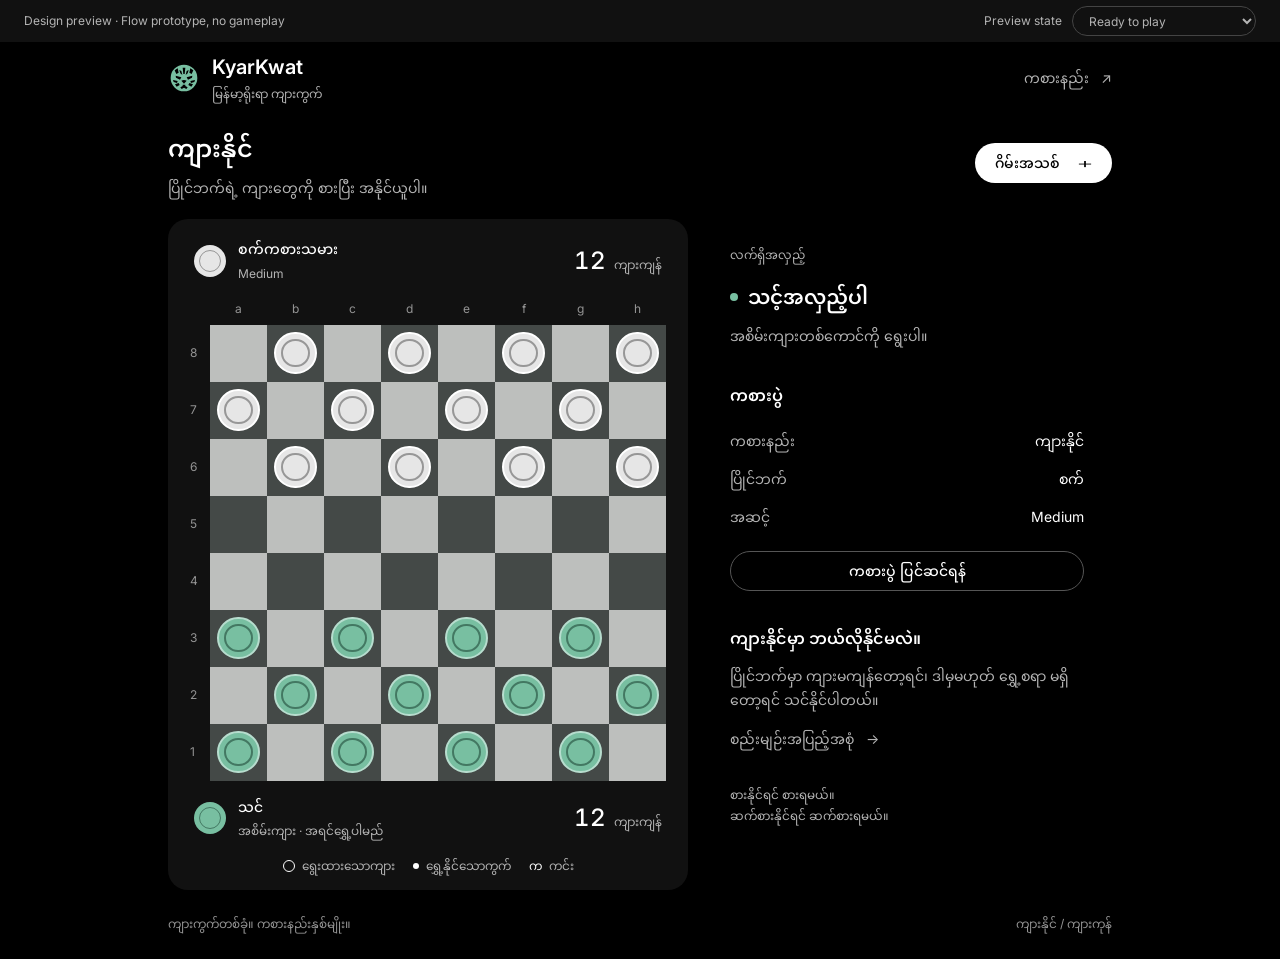
<file: design/index.html>
<!doctype html>
<html lang="my">
<head>
  <meta charset="utf-8">
  <meta name="viewport" content="width=device-width, initial-scale=1">
  <title>KyarKwat — ကျားကွက်</title>
  <link rel="preconnect" href="https://fonts.googleapis.com">
  <link rel="preconnect" href="https://fonts.gstatic.com" crossorigin>
  <link href="https://fonts.googleapis.com/css2?family=Inter:wght@400;500;600&family=Noto+Sans+Myanmar:wght@400;500;600&display=swap" rel="stylesheet">
  <link rel="stylesheet" href="style.css">
  <script src="prototype.js" defer></script>
</head>
<body>
  <div class="review-bar">
    <span>Design preview <span class="review-note">· Flow prototype, no gameplay</span></span>
    <label><span>Preview state</span>
      <select id="preview-state" lang="en">
        <option value="ready">Ready to play</option>
        <option value="capture">Compulsory capture</option>
        <option value="thinking">Computer thinking</option>
        <option value="win">Game result</option>
        <option value="blocked">No legal moves result</option>
        <option value="draw">Draw result</option>
      </select>
    </label>
  </div>
  <div class="app-shell">
    <header class="masthead">
      <a class="wordmark" href="./index.html" aria-label="KyarKwat မူလစာမျက်နှာ">
        <img src="../BlazorWasm.KyarKwat/wwwroot/branding/logo-dark.svg?v=tiger" width="32" height="32" alt="">
        <span>KyarKwat <small>မြန်မာ့ရိုးရာ ကျားကွက်</small></span>
      </a>
      <button class="text-button" id="open-rules">ကစားနည်း <span aria-hidden="true">↗</span></button>
    </header>
    <main>
      <div class="title-row">
        <div><h1 id="mode-title">ကျားနိုင်</h1><p id="objective">ပြိုင်ဘက်ရဲ့ ကျားတွေကို စားပြီး အနိုင်ယူပါ။</p></div>
        <button class="primary" id="new-game">ဂိမ်းအသစ် <span aria-hidden="true">＋</span></button>
      </div>
      <div class="game-layout">
        <section class="play-area" aria-label="ကျားကွက်ခုံ">
          <div class="player-row opponent-row">
            <div class="player-name"><span class="counter ivory" aria-hidden="true"></span><div><strong id="opponent-name">စက်ကစားသမား</strong><small id="opponent-level">Medium</small></div></div>
            <div class="piece-count"><strong id="opponent-count">12</strong><span>ကျားကျန်</span></div>
          </div>
          <div class="board-frame">
            <div class="board-coordinates" aria-hidden="true"><span>a</span><span>b</span><span>c</span><span>d</span><span>e</span><span>f</span><span>g</span><span>h</span></div>
            <div class="board-with-ranks"><div class="ranks" aria-hidden="true"><span>8</span><span>7</span><span>6</span><span>5</span><span>4</span><span>3</span><span>2</span><span>1</span></div><div id="board" class="board" aria-label="ကျားကွက် နမူနာခုံ"></div></div>
          </div>
          <div class="player-row own-row">
            <div class="player-name"><span class="counter green" aria-hidden="true"></span><div><strong id="human-name">သင်</strong><small>အစိမ်းကျား · အရင်ရွှေ့ပါမည်</small></div></div>
            <div class="piece-count"><strong id="human-count">12</strong><span>ကျားကျန်</span></div>
          </div>
          <div class="board-key"><span><i class="key-ring" aria-hidden="true"></i>ရွေးထားသောကျား</span><span><i class="key-dot" aria-hidden="true"></i>ရွှေ့နိုင်သောကွက်</span><span><i class="key-king" aria-hidden="true">က</i>ကင်း</span></div>
        </section>
        <aside class="match-panel" aria-label="ကစားပွဲအချက်အလက်">
          <section class="turn-section" aria-labelledby="turn-title">
            <p class="status-label">လက်ရှိအလှည့်</p>
            <div class="turn-heading"><span class="turn-dot" aria-hidden="true"></span><h2 id="turn-title">သင့်အလှည့်ပါ</h2></div>
            <p id="turn-description" aria-live="polite" aria-atomic="true">အစိမ်းကျားတစ်ကောင်ကို ရွေးပါ။</p>
            <p class="capture-notice" id="capture-notice" hidden>စားနိုင်သောကြောင့် မဖြစ်မနေ စားရပါမည်။</p>
          </section>
          <section class="match-settings" aria-label="လက်ရှိကစားပွဲ">
            <h2>ကစားပွဲ</h2>
            <dl><div><dt>ကစားနည်း</dt><dd id="summary-mode">ကျားနိုင်</dd></div><div><dt>ပြိုင်ဘက်</dt><dd id="summary-opponent">စက်</dd></div><div id="summary-level-row"><dt>အဆင့်</dt><dd id="summary-level">Medium</dd></div></dl>
            <button class="secondary" id="change-settings">ကစားပွဲ ပြင်ဆင်ရန်</button>
          </section>
          <section class="objective-section">
            <h2 id="objective-heading">ကျားနိုင်မှာ ဘယ်လိုနိုင်မလဲ။</h2>
            <p id="objective-detail">ပြိုင်ဘက်မှာ ကျားမကျန်တော့ရင်၊ ဒါမှမဟုတ် ရွှေ့စရာ မရှိတော့ရင် သင်နိုင်ပါတယ်။</p>
            <button class="text-button" id="more-rules">စည်းမျဉ်းအပြည့်အစုံ <span aria-hidden="true">→</span></button>
          </section>
          <p class="quiet-note">စားနိုင်ရင် စားရမယ်။<br>ဆက်စားနိုင်ရင် ဆက်စားရမယ်။</p>
        </aside>
      </div>
    </main>
    <footer><span>ကျားကွက်တစ်ခုံ။ ကစားနည်းနှစ်မျိုး။</span><span>ကျားနိုင် / ကျားကုန်</span></footer>
  </div>

  <dialog id="setup-dialog" aria-labelledby="setup-title">
    <form id="setup-form">
      <div class="dialog-heading"><h2 id="setup-title">ကစားပွဲအသစ်</h2><button type="button" class="close-button" data-close aria-label="ပိတ်ရန်">×</button></div>
      <p class="dialog-intro">ကစားနည်းရွေးပြီး စတင်လိုက်ပါ။</p>
      <fieldset class="mode-options"><legend>ကစားနည်း</legend>
        <label class="mode-option"><input type="radio" name="mode" value="normal" checked><span><strong>ကျားနိုင်</strong><small>ပြိုင်ဘက်ကျားတွေကို စားပါ။</small></span><span class="radio-mark" aria-hidden="true"></span></label>
        <label class="mode-option"><input type="radio" name="mode" value="reverse"><span><strong>ကျားကုန်</strong><small>ကိုယ့်ကျားတွေကို စားအောင် ခင်းပေးပါ။</small></span><span class="radio-mark" aria-hidden="true"></span></label>
      </fieldset>
      <fieldset><legend>ပြိုင်ဘက်</legend><div class="segmented opponent-options"><label><input type="radio" name="opponent" value="computer" checked><span>စက်နဲ့ကစားမယ်</span></label><label><input type="radio" name="opponent" value="local"><span>နှစ်ယောက်ကစားမယ်</span></label></div></fieldset>
      <fieldset id="difficulty-field"><legend>စက်ရဲ့အဆင့်</legend><div class="segmented"><label><input type="radio" name="level" value="Easy"><span>Easy</span></label><label><input type="radio" name="level" value="Medium" checked><span>Medium</span></label><label><input type="radio" name="level" value="Hard"><span>Hard</span></label></div><p class="field-note" id="level-description">ရှေ့ဆက်ရွှေ့ကွက်တွေကို ကြိုတွက်ပြီး ကစားပါမယ်။</p></fieldset>
      <p class="setup-objective" id="setup-objective">ပြိုင်ဘက်မှာ ကျားကုန်ရင် သို့မဟုတ် ရွှေ့မရရင် သင်နိုင်ပါတယ်။</p>
      <p class="field-note">ဂိမ်းအသစ်စရင် လက်ရှိကစားပွဲကို အစားထိုးပါမယ်။</p>
      <button class="primary full-width" type="submit">စကစားမယ် <span aria-hidden="true">→</span></button>
    </form>
  </dialog>

  <dialog id="rules-dialog" aria-labelledby="rules-title">
    <div class="dialog-heading"><h2 id="rules-title">ကစားနည်း</h2><button class="close-button" data-close aria-label="ပိတ်ရန်">×</button></div>
    <div class="rule-content">
      <section><h3>ကျားနိုင်</h3><p>ပြိုင်ဘက်ကျား အကုန်စားနိုင်ရင်၊ ဒါမှမဟုတ် ပြိုင်ဘက် ရွှေ့မရတော့ရင် သင်နိုင်ပါတယ်။</p></section>
      <section><h3>ကျားကုန်</h3><p>ကိုယ့်ကျား တစ်ကောင်မှ မကျန်တော့ရင်၊ ဒါမှမဟုတ် ကိုယ်ရွှေ့စရာ မရှိတော့ရင် ကိုယ်နိုင်ပါတယ်။ Feed ဆိုတာ ကိုယ့်ကျားကို ပြိုင်ဘက်စားနိုင်အောင် တရားဝင်ရွှေ့ကွက်နဲ့ ခင်းပေးတာပါ။</p></section>
      <section><h3>ရွှေ့ခြင်းနဲ့ စားခြင်း</h3><p>တစ်ဖက်စီ ကျား ၁၂ ကောင်နဲ့ စပါတယ်။ ရိုးရိုးကျားက ရှေ့ထောင့်ဖြတ် တစ်ကွက်ရွှေ့ပြီး ရှေ့ဘက်ကို ခုန်စားနိုင်ပါတယ်။ စားနိုင်ရင် မဖြစ်မနေစားပြီး အများဆုံးစားနိုင်တဲ့လမ်းကို ရွေးရပါတယ်။ ဆက်စားနိုင်သေးရင် အဲဒီကျားနဲ့ပဲ ဆက်စားပါ။</p></section>
      <section><h3>ကင်းနဲ့ သရေ</h3><p>အလှည့်အဆုံးမှာ တစ်ဖက်အစွန်ရောက်တဲ့ကျားက ကင်းဖြစ်ပါတယ်။ ကင်းက ရှေ့နောက် ထောင့်ဖြတ်အတိုင်း အဝေးရွှေ့၊ အဝေးစားနိုင်ပါတယ်။ ကျားမစားဘဲ ကင်းသာ တစ်ဖက်စီ ၂၅ ကြိမ်ဆက်တိုက် ရွှေ့ရင် သရေပါ။</p></section>
    </div>
    <button class="primary full-width" data-close>နားလည်ပါပြီ</button>
  </dialog>

  <dialog id="result-dialog" aria-labelledby="result-title" aria-describedby="result-reason">
    <div class="dialog-heading"><span class="status-label">ကစားပွဲ ပြီးဆုံးပါပြီ</span><button class="close-button" data-close aria-label="ခုံကို ပြန်ကြည့်ရန်">×</button></div>
    <div class="result-mark" aria-hidden="true"><span class="counter green"></span></div>
    <h2 id="result-title">သင် အနိုင်ရပါတယ်။</h2><p id="result-reason"></p>
    <dl class="result-summary"><div><dt>ကစားနည်း</dt><dd id="result-mode"></dd></div><div><dt>သင့်ကျားကျန်</dt><dd id="result-count"></dd></div></dl>
    <button class="primary full-width" id="play-again">ထပ်ကစားမယ် <span aria-hidden="true">→</span></button>
    <button class="text-button full-width" data-close>ခုံကို ပြန်ကြည့်မယ်</button>
  </dialog>
</body>
</html>
</file>
<file: design/style.css>
:root {
  color-scheme: dark;
  --ground: #000; --surface: #111; --raised: #2a2a2a; --ink: #fff;
  --muted: #b4b4b4; --faint: #949494; --accent: #78bfa1; --gap: 14px;
  font-family: Inter, 'Noto Sans Myanmar', sans-serif;
  color: var(--ink); background: var(--ground); font-size: 14px; line-height: 1.7;
  font-synthesis: none;
}
* { box-sizing: border-box; }
body { margin: 0; }
button, select, input { font: inherit; }
button, a, label:has(input), select { -webkit-tap-highlight-color: transparent; }
button { cursor: pointer; }
button, select { color: inherit; }
button { border: 0; background: none; }
button:focus-visible, a:focus-visible, select:focus-visible { outline: 2px solid #fff; outline-offset: 4px; }
a { color: inherit; text-decoration: none; }
h1, h2, h3, p { margin: 0; }
h1 { font-size: 24px; font-weight: 600; line-height: 1.9; }
h2, h3 { font-size: 16px; font-weight: 600; line-height: 1.9; }
small { font-size: 12px; color: var(--muted); }
[hidden] { display: none !important; }
.review-bar { min-height: 42px; padding: 6px 24px; display: flex; gap: 14px; align-items: center; justify-content: space-between; background: var(--surface); color: var(--muted); font-size: 12px; }
.review-bar label { display: flex; align-items: center; gap: 10px; }
.review-bar select { height: 30px; border: 1px solid #444; border-radius: 999px; padding: 0 28px 0 12px; background: var(--surface); }
.app-shell { max-width: 1000px; margin: auto; padding: 0 28px; }
.masthead { min-height: 72px; display: flex; align-items: center; justify-content: space-between; gap: var(--gap); }
.wordmark { display: flex; align-items: center; gap: 12px; font-size: 20px; font-weight: 600; line-height: 1.4; }
.wordmark small { display: block; font-size: 12px; font-weight: 400; margin-top: 5px; }
.text-button { color: var(--muted); padding: 6px 0; display: inline-flex; align-items: center; gap: 12px; min-height: 36px; }
.text-button:hover { color: #fff; }
.title-row { display: flex; align-items: center; justify-content: space-between; gap: var(--gap); margin: 12px 0 20px; }
.title-row p { color: var(--muted); margin-top: 4px; }
.primary, .secondary { min-height: 40px; border-radius: 999px; padding: 7px 20px; font-weight: 500; display: inline-flex; align-items: center; justify-content: center; gap: 18px; white-space: nowrap; }
.primary { background: #fff; color: #000; }
.primary:hover { background: #dedede; }
.secondary { border: 1px solid #555; color: #fff; background: none; }
.secondary:hover { border-color: #bbb; }
/* At the 944px canvas: 520px play area + 14px gutter + 410px information column. */
.game-layout { display: grid; grid-template-columns: minmax(0, 520px) minmax(280px, 1fr); gap: var(--gap); align-items: start; }
.play-area { min-width: 0; padding: 18px 22px 14px; border-radius: 20px; background: var(--surface); }
.player-row { display: flex; align-items: center; justify-content: space-between; gap: var(--gap); padding: 0 4px; }
.opponent-row { margin-bottom: 14px; }
.own-row { margin-top: 14px; }
.player-name { display: flex; align-items: center; gap: 12px; }
.player-name strong { display: block; font-weight: 500; }
.player-name small { display: block; margin-top: 3px; }
.counter { display: inline-block; flex: none; width: 32px; height: 32px; border-radius: 50%; position: relative; }
.counter::after { content: ''; position: absolute; inset: 5px; border: 1px solid currentColor; border-radius: 50%; opacity: .55; }
.green { background: var(--accent); color: #183e30; }
.ivory { background: #e6e6e6; color: #555; }
.piece-count { display: flex; align-items: baseline; gap: 8px; font-variant-numeric: tabular-nums; }
.piece-count strong { font-weight: 500; font-size: 24px; line-height: 1.4; }
.piece-count span { color: var(--muted); font-size: 12px; }
.board-coordinates { display: grid; grid-template-columns: repeat(8, 1fr); margin-left: 20px; color: var(--faint); font-size: 12px; text-align: center; height: 26px; align-items: start; }
.board-with-ranks { display: flex; }
.ranks { width: 20px; flex: none; display: grid; grid-template-rows: repeat(8, 1fr); color: var(--faint); font-size: 12px; }
.ranks span { display: flex; align-items: center; }
.board { display: grid; grid-template-columns: repeat(8, 1fr); width: calc(100% - 20px); aspect-ratio: 1; }
.square { aspect-ratio: 1; min-width: 0; padding: 0; display: flex; align-items: center; justify-content: center; position: relative; border-radius: 0; }
.square.light { background: #bdbfbd; }
.square.dark { background: #444947; }
.square:disabled { cursor: default; }
.square .counter { width: 74%; height: 74%; }
.square .counter::after { inset: 13%; border-width: 2px; }
.square .green { border: 2px solid #b7ddce; }
.square .ivory { border: 2px solid #fff; }
.square.selected::after { content: ''; position: absolute; inset: 7%; border: 2px solid #fff; border-radius: 50%; }
.square.destination::after { content: ''; width: 20%; height: 20%; border-radius: 50%; background: #fff; }
.square.last-move { outline: 3px solid #e5e5e5; outline-offset: -3px; }
.square:focus-visible { outline: 3px solid #fff; outline-offset: -4px; z-index: 1; }
.king-letter { position: absolute; inset: 0; display: grid; place-items: center; font-size: clamp(12px, 1.5vw, 20px); font-weight: 600; }
.board-key { display: flex; justify-content: center; flex-wrap: wrap; gap: 18px; font-size: 12px; color: var(--muted); padding-top: 14px; }
.board-key > span { display: inline-flex; align-items: center; gap: 7px; }
.key-ring { width: 12px; height: 12px; border: 1px solid #fff; border-radius: 50%; }
.key-dot { width: 6px; height: 6px; background: #fff; border-radius: 50%; }
.key-king { font-style: normal; font-size: 12px; color: #fff; }
.match-panel { padding: 26px 28px; }
.status-label { color: var(--muted); font-size: 12px; }
.turn-heading { display: flex; align-items: center; gap: 10px; margin: 12px 0 8px; }
.turn-heading h2 { font-size: 20px; }
.turn-dot { width: 8px; height: 8px; background: var(--accent); border-radius: 50%; flex: none; }
.match-panel p { color: var(--muted); }
.capture-notice { background: #2a2a2a; padding: 12px 14px; margin-top: 14px; border-radius: 8px; color: #fff !important; }
.match-settings { margin-top: 32px; }
dl { margin: 12px 0 16px; }
dl > div { display: flex; align-items: baseline; justify-content: space-between; gap: var(--gap); padding: 7px 0; }
dt { color: var(--muted); }
dd { margin: 0; font-variant-numeric: tabular-nums; }
.match-settings .secondary { width: 100%; }
.objective-section { margin-top: 32px; }
.objective-section p { margin: 10px 0; }
.quiet-note { margin-top: 28px; font-size: 12px; }
footer { margin: 24px 0; display: flex; justify-content: space-between; gap: 14px; color: var(--faint); font-size: 12px; }
dialog { width: min(480px, calc(100% - 28px)); max-height: calc(100dvh - 28px); padding: 28px; border: 0; border-radius: 20px; background: #111; color: #fff; overscroll-behavior: contain; }
dialog::backdrop { background: rgb(0 0 0 / .82); }
.dialog-heading { display: flex; align-items: center; justify-content: space-between; gap: var(--gap); }
.dialog-heading h2 { font-size: 20px; }
.close-button { width: 36px; height: 36px; flex: none; border-radius: 50%; color: #fff; font-size: 24px; line-height: 1; }
.close-button:hover { background: #2a2a2a; }
.dialog-intro { color: var(--muted); margin-top: 8px; }
fieldset { border: 0; padding: 0; margin: 24px 0 0; min-width: 0; }
legend { padding: 0; margin-bottom: 10px; font-weight: 500; }
.mode-option { cursor: pointer; display: flex; align-items: center; justify-content: space-between; position: relative; padding: 14px 16px; background: #1c1c1c; border-radius: 8px; }
.mode-option + .mode-option { margin-top: 8px; }
.mode-option:has(:checked) { background: #2a2a2a; outline: 1px solid #bbb; }
.mode-option strong { display: block; font-size: 16px; font-weight: 500; }
.mode-option small { display: block; margin-top: 5px; }
.mode-option input, .segmented input { position: absolute; opacity: 0; width: 1px; height: 1px; }
.radio-mark { width: 18px; height: 18px; border: 1px solid #949494; border-radius: 50%; margin-left: 10px; flex: none; }
:checked ~ .radio-mark { border: 5px solid #fff; }
label:has(input:focus-visible) { outline: 2px solid #fff; outline-offset: 4px; }
.segmented { display: flex; background: #1c1c1c; border-radius: 999px; padding: 4px; gap: 4px; }
.segmented label { position: relative; flex: 1; cursor: pointer; text-align: center; border-radius: 999px; }
.segmented span { display: block; padding: 7px 4px; border-radius: 999px; color: var(--muted); }
.segmented input:checked + span { background: #3b3b3b; color: #fff; }
.field-note { color: var(--muted); font-size: 12px; margin-top: 10px; }
.setup-objective { margin-top: 24px; }
.full-width { width: 100%; }
form > .primary { margin-top: 20px; }
.rule-content section { margin: 22px 0; }
.rule-content p { color: var(--muted); margin-top: 8px; line-height: 1.95; }
#result-dialog { text-align: center; }
.result-mark { margin: 28px 0 18px; }
.result-mark .counter { width: 64px; height: 64px; }
.result-mark .counter::after { inset: 10px; border-width: 2px; }
#result-title { font-size: 24px; }
#result-reason { color: var(--muted); margin: 12px 0 24px; }
.result-summary { background: #222; border-radius: 8px; padding: 10px 18px; }
#result-dialog .text-button { justify-content: center; margin-top: 12px; }
@media (max-width: 900px) {
  .app-shell { max-width: 640px; padding: 0 22px; }
  .game-layout { grid-template-columns: 1fr; }
  .play-area { grid-row: 2; }
  .match-panel { display: contents; }
  .turn-section { grid-row: 1; padding: 14px 18px; background: #111; border-radius: 20px; }
  .turn-section .status-label { display: none; }
  .turn-heading { margin: 0 0 4px; }
  .turn-heading h2 { font-size: 16px; }
  .match-settings { grid-row: 3; margin: 10px 0 0; padding: 0 4px; }
  .match-settings dl { display: flex; flex-wrap: wrap; gap: 10px 24px; }
  .match-settings dl > div { gap: 12px; }
  .match-settings .secondary { width: auto; }
  .objective-section { grid-row: 4; margin-top: 20px; padding: 0 4px; }
  .quiet-note { display: none; }
}
@media (max-width: 480px) {
  .review-bar { padding: 6px 16px; gap: 8px; }
  .review-bar > span { flex: 1; min-width: 0; }
  .review-note { display: block; font-size: 11px; }
  .review-bar label { font-size: 11px; gap: 6px; }
  .review-bar label > span { display: none; }
  .review-bar select { width: 152px; padding-right: 8px; font-size: 11px; }
  .app-shell { padding: 0 16px; }
  .masthead { min-height: 72px; }
  .wordmark { font-size: 18px; gap: 9px; }
  .wordmark small { font-size: 11px; }
  .masthead .text-button { font-size: 12px; gap: 7px; }
  .title-row { margin: 8px 0 16px; align-items: start; }
  .title-row p { max-width: 210px; font-size: 12px; }
  .title-row .primary { font-size: 12px; padding: 7px 14px; gap: 6px; margin-top: 4px; }
  .play-area { padding: 14px 10px 12px; }
  .player-name .counter { width: 26px; height: 26px; }
  .player-name { gap: 8px; }
  .player-name small { font-size: 11px; }
  .piece-count { gap: 6px; }
  .piece-count strong { font-size: 20px; }
  .piece-count span { font-size: 11px; }
  .board-key { font-size: 11px; gap: 12px; }
  .square .green, .square .ivory { border-width: 1px; }
  .square .counter::after { border-width: 1px; }
  footer { flex-direction: column; gap: 4px; margin-top: 32px; }
  dialog { padding: 22px; }
  .segmented span { font-size: 12px; }
}
@media (prefers-reduced-motion: reduce) { * { scroll-behavior: auto !important; } }
</file>
